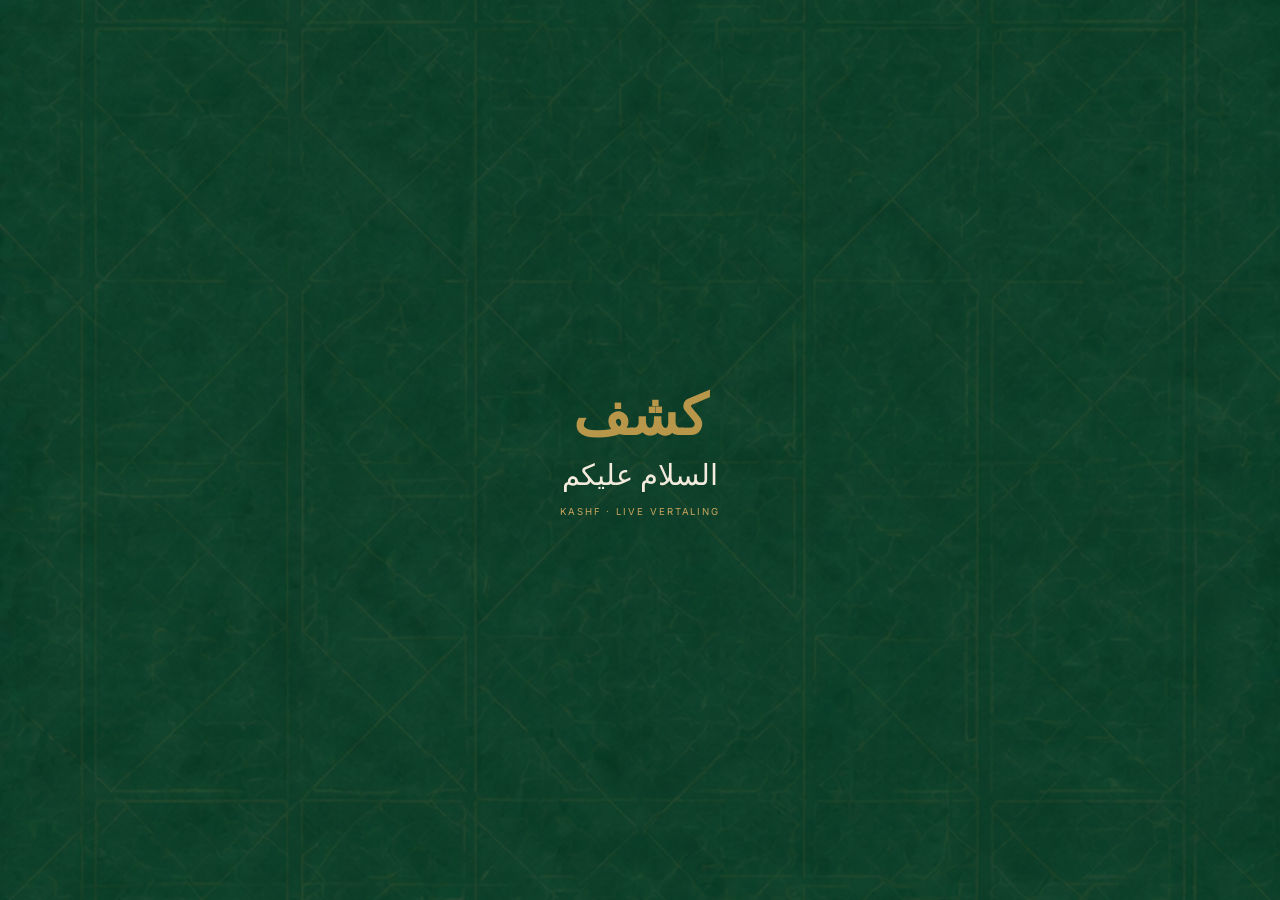
<file: index.html>
<!DOCTYPE html>
<html lang="nl">
<head>
<meta charset="UTF-8">
<meta name="viewport" content="width=device-width, initial-scale=1.0, maximum-scale=1.0, user-scalable=no">
<meta name="apple-mobile-web-app-capable" content="yes">
<meta name="apple-mobile-web-app-status-bar-style" content="default">
<meta name="theme-color" content="#F8F5EE">
<title>Kashf</title>
<script>
window.__kashfSplashFailsafe=setTimeout(function(){
  var splash=document.getElementById('splash');
  if(splash){splash.style.opacity='0';splash.style.pointerEvents='none';setTimeout(function(){splash.style.display='none';},350);}
  console.warn('[Kashf boot] Early splash fail-safe activated.');
},6000);
</script>
<link href="https://fonts.googleapis.com/css2?family=Playfair+Display:ital,wght@0,400;0,500;0,700;1,400&family=Inter:wght@300;400;500;600&display=swap" rel="stylesheet">
<link rel="stylesheet" href="styles.css?v=polish-3">
</head>
<body>

<!-- SPLASH -->
<div id="splash">
  <div id="splash-logo">&#x643;&#x634;&#x641;</div>
  <div id="splash-arabic">&#x627;&#x644;&#x633;&#x644;&#x627;&#x645; &#x639;&#x644;&#x64A;&#x643;&#x645;</div>
  <div id="splash-sub">Kashf &middot; Live Vertaling</div>
</div>

<div class="app">
  <!-- GEOMETRIE ACHTERGROND -->
  <div class="geo-bg">
    <svg viewBox="0 0 400 800" preserveAspectRatio="xMidYMid slice">
      <defs>
        <pattern id="geo" x="0" y="0" width="60" height="60" patternUnits="userSpaceOnUse">
          <path d="M30 0 L60 15 L60 45 L30 60 L0 45 L0 15 Z" fill="none" stroke="#B8964A" stroke-width="0.8"/>
          <path d="M30 10 L50 20 L50 40 L30 50 L10 40 L10 20 Z" fill="none" stroke="#B8964A" stroke-width="0.4"/>
          <circle cx="30" cy="30" r="4" fill="none" stroke="#B8964A" stroke-width="0.4"/>
        </pattern>
      </defs>
      <rect width="400" height="800" fill="url(#geo)"/>
    </svg>
  </div>

  <nav>
    <div class="brand">&#x643;&#x634;&#x641;</div>
    <div class="nav-right">
      <div class="lang-sel">
        <button class="lang-btn" onclick="toggleDrop()">
          <span id="cur-flag">&#127475;&#127473;</span>
          <span id="cur-code">NL</span>
          <span style="font-size:0.55rem;color:#BBB">&#9662;</span>
        </button>
        <div class="lang-drop" id="lang-drop">
          <div class="lang-opt active" onclick="setLang('nl','&#127475;&#127473;','NL',this)">&#127475;&#127473; Nederlands</div>
          <div class="lang-opt" onclick="setLang('en','&#127468;&#127463;','EN',this)">&#127468;&#127463; English</div>
          <div class="lang-opt" onclick="setLang('fr','&#127467;&#127479;','FR',this)">&#127467;&#127479; Fran&ccedil;ais</div>
          <div class="lang-opt" onclick="setLang('de','&#127465;&#127466;','DE',this)">&#127465;&#127466; Deutsch</div>
          <div class="lang-opt" onclick="setLang('es','&#127466;&#127480;','ES',this)">&#127466;&#127480; Espa&ntilde;ol</div>
          <div class="lang-opt" onclick="setLang('ar_out','&#127480;&#127462;','AR',this)">&#127480;&#127462; &#x639;&#x631;&#x628;&#x64A;</div>
        </div>
      </div>
    </div>
  </nav>

  <!-- HOME -->
  <div class="home" id="home">
    <div class="hero">
      <div class="glyph">&#x643;&#x634;&#x641;</div>
      <h1 id="h-title">Begrijp mee</h1>
      <p class="hero-sub" id="h-sub">Live vertaling van islamitische lezingen en preken overal ter wereld</p>
      <div id="session-counter" style="display:none" class="session-counter">&#x1F54C; <span id="counter-txt">0 lezingen gevolgd</span></div>
      <!-- Islamitische herinnering bovenin -->
      <div class="reminder-wrap" style="margin-top:14px">
        <p class="reminder" id="reminder-el"></p>
      </div>
    </div>
    <div class="start-section">
      <p class="src-label" id="src-lbl">Taal van de lezing</p>
      <div class="src-row">
        <button class="sbtn-ar active" onclick="selectArabic(this)" id="btn-ar">&#127480;&#127462; Arabisch</button>
        <div class="src-other">
          <button class="sbtn-other" onclick="toggleSrcDrop()" id="btn-other">Andere taal &#9662;</button>
          <div class="src-drop" id="src-drop">
            <div class="src-opt" onclick="setSrcOther('tr','&#127481;&#127479; Turks',this)">&#127481;&#127479; Turks</div>
            <div class="src-opt" onclick="setSrcOther('ber','&#127474;&#127462; Berber',this)">&#127474;&#127462; Berber</div>
            <div class="src-opt" onclick="setSrcOther('ur','&#127477;&#127472; Urdu',this)">&#127477;&#127472; Urdu</div>
            <div class="src-opt" onclick="setSrcOther('fa','&#127470;&#127479; Perzisch',this)">&#127470;&#127479; Perzisch</div>
            <div class="src-opt" onclick="setSrcOther('id','&#127470;&#127465; Indonesisch',this)">&#127470;&#127465; Indonesisch</div>
            <div class="src-opt" onclick="setSrcOther('ms','&#127474;&#127486; Maleis',this)">&#127474;&#127486; Maleis</div>
            <div class="src-opt" onclick="setSrcOther('so','&#127480;&#127476; Somalisch',this)">&#127480;&#127476; Somalisch</div>
            <div class="src-opt" onclick="setSrcOther('sw','&#127472;&#127466; Swahili',this)">&#127472;&#127466; Swahili</div>
            <div class="src-opt" onclick="setSrcOther('ha','&#127475;&#127468; Hausa',this)">&#127475;&#127468; Hausa</div>
            <div class="src-opt" onclick="setSrcOther('bn','&#127463;&#127465; Bengaals',this)">&#127463;&#127465; Bengaals</div>
            <div class="src-opt" onclick="setSrcOther('hi','&#127470;&#127475; Hindi',this)">&#127470;&#127475; Hindi</div>
            <div class="src-opt" onclick="setSrcOther('am','&#127466;&#127481; Amhaars',this)">&#127466;&#127481; Amhaars</div>
            <div class="src-opt" onclick="setSrcOther('ps','&#127462;&#127467; Pashto',this)">&#127462;&#127467; Pashto</div>
            <div class="src-opt" onclick="setSrcOther('kk','&#127472;&#127487; Kazachs',this)">&#127472;&#127487; Kazachs</div>
          </div>
        </div>
      </div>
      <div class="mode-actions" aria-label="Kies een sessietype">
        <button class="mode-primary" type="button" data-mode="khutbah" onclick="selectAndStartMode('khutbah',this)">
          <span class="mode-kicker">Vrijdagpreek</span>
          <strong>Start Khutbah</strong>
          <span>Voor de vrijdagpreek &middot; afleidingsvrij &middot; automatisch op leestempo</span>
        </button>
        <button class="mode-secondary" type="button" data-mode="lecture" onclick="selectAndStartMode('lecture',this)">
          <strong>Lezing / Les</strong>
          <span>Voor andere islamitische lessen en lezingen</span>
        </button>
      </div>
      <p class="disclaimer" id="disclaimer-txt">Allahu a'lam &mdash; Kashf is een hulpmiddel. Vertalingen zijn AI-gegenereerd en kunnen onnauwkeurigheden bevatten. Raadpleeg altijd een geleerde voor religi&euml;uze kwesties.</p>
    </div>
  </div>

  <!-- LIVE -->
  <div class="live hidden" id="live">
    <div class="live-bar">
      <div class="live-status">
        <div class="ldot listening" id="ldot"></div>
        <span class="status-txt" id="status-txt">Luistert&hellip;</span>
      </div>
      <div class="live-actions">
        <button class="action-btn pause-btn" id="pause-btn" onclick="togglePause()">Pauzeer</button>
        <button class="action-btn download-btn" id="download-btn" onclick="downloadPDF()">&#8595; PDF</button>
        <button class="action-btn back-btn-live" id="stop-session-btn" onclick="askConfirmStop()" style="color:var(--red);border-color:rgba(192,57,43,0.3);background:rgba(192,57,43,0.05)">Stop sessie</button>
      </div>
    </div>
    <header class="post-session-header" id="post-session-header" hidden>
      <div class="post-session-logo">&#x643;&#x634;&#x641;</div>
      <div>
        <h1>Sessie beëindigd <span aria-hidden="true">✓</span></h1>
        <p>Bedankt voor het luisteren</p>
      </div>
      <button type="button" onclick="downloadPDF()">PDF exporteren</button>
    </header>
    <div class="trans-feed" id="trans-feed">
      <div class="empty-state" id="empty-state">
        <p id="empty-txt">Vertaling verschijnt hier zodra je spreekt</p>
        <p id="empty-sub">Elke zin blijft staan &mdash; scroll omhoog om terug te lezen</p>
      </div>
    </div>
    <div class="heard-bar">
      <p class="heard-txt" id="heard-txt">Houd je telefoon bij de microfoon&hellip;</p>
    </div>
    <footer class="post-session-actions" id="post-session-actions" hidden>
      <button type="button" class="post-session-primary" onclick="startNewKhutbahSession()">Nieuwe sessie starten</button>
      <button type="button" class="post-session-secondary" onclick="goBack()">Naar startscherm</button>
    </footer>
    <div class="err-toast" id="err-toast"></div>
  </div>
</div>

<!-- BEVESTIGING MODAL -->
<div class="modal" id="confirm-modal">
  <div class="modal-box">
    <p class="modal-title" id="confirm-text">Weet je zeker dat je deze sessie wilt stoppen?</p>
    <p class="modal-sub" id="confirm-sub"></p>
    <div class="modal-row">
      <button class="modal-btn modal-btn-secondary" onclick="closeConfirm()" id="confirm-no">Nee, ga door</button>
      <button class="modal-btn modal-btn-primary" onclick="confirmStop()" id="confirm-yes">Ja, stoppen</button>
    </div>
  </div>
</div>

<!-- BEDANKJE MODAL -->
<div class="modal" id="thanks-modal">
  <div class="modal-box">
    <div class="modal-logo">&#x643;&#x634;&#x641;</div>
    <p class="modal-title" id="thanks-title">JazakAllah khayran voor het gebruiken van Kashf.</p>
    <p class="modal-sub" id="thanks-sub">Moge Allah jouw kennis en begrip vermeerderen.</p>
    <div style="margin:16px 0;padding:16px;background:var(--gold-light);border-radius:12px;border:1px solid var(--gold-border)">
      <p style="font-family:'Playfair Display',serif;font-size:1.2rem;color:var(--gold);text-align:center;margin-bottom:10px;direction:rtl;line-height:2">فَتَعَالَى اللَّهُ الْمَلِكُ الْحَقُّ وَلَا تَعْجَلْ بِالْقُرْآنِ مِن قَبْلِ أَن يُقْضَىٰ إِلَيْكَ وَحْيُهُ وَقُل رَّبِّ زِدْنِي عِلْمًا</p>
      <p style="font-size:0.78rem;color:var(--sub);text-align:center;line-height:1.7;font-style:italic">"En Verheven is Allah, de Ware Koning. En haast je niet met de Koran voordat zijn openbaring aan jou voltooid is. En zeg: Mijn Heer, vermeerder voor mij mijn kennis."<br><span style="font-size:0.68rem;color:#CCCCCC">— Ta-Ha 20:114</span></p>
    </div>
    <button class="modal-btn modal-btn-primary" style="width:100%" onclick="closeThanks()" id="thanks-close">Sluiten</button>
  </div>
</div>

<script src="translations.js" defer></script>
<script src="pipeline.js" defer></script>
<script src="lifecycle.js" defer></script>
<script src="khutbah-buffer.js" defer></script>
<script src="reading-pacer.js" defer></script>
<script src="audio.js" defer></script>
<script src="boot.js" defer></script>
<script src="app.js?v=polish-5" defer></script>
<div id="start-tip-modal" class="start-tip-modal">
  <div class="start-tip-box">
    <div class="start-tip-logo">&#x643;&#x634;&#x641;</div>
    <p class="start-tip-title">Luister met aandacht.</p>
    <div class="start-tip-guidance">
      <p>Zet je telefoon op <strong>Niet storen</strong> en leg hem rustig neer.</p>
      <p>Kashf loopt bewust iets achter, zodat je volledige passages op leestempo ontvangt.</p>
      <p>Tijdens de khutbah kun je niet terugscrollen. Na afloop is alles terug te lezen en als PDF te bewaren.</p>
    </div>
    <button onclick="closeStartTip()">Begrepen, start</button>
  </div>
</div>
</body>
</html>
</file>
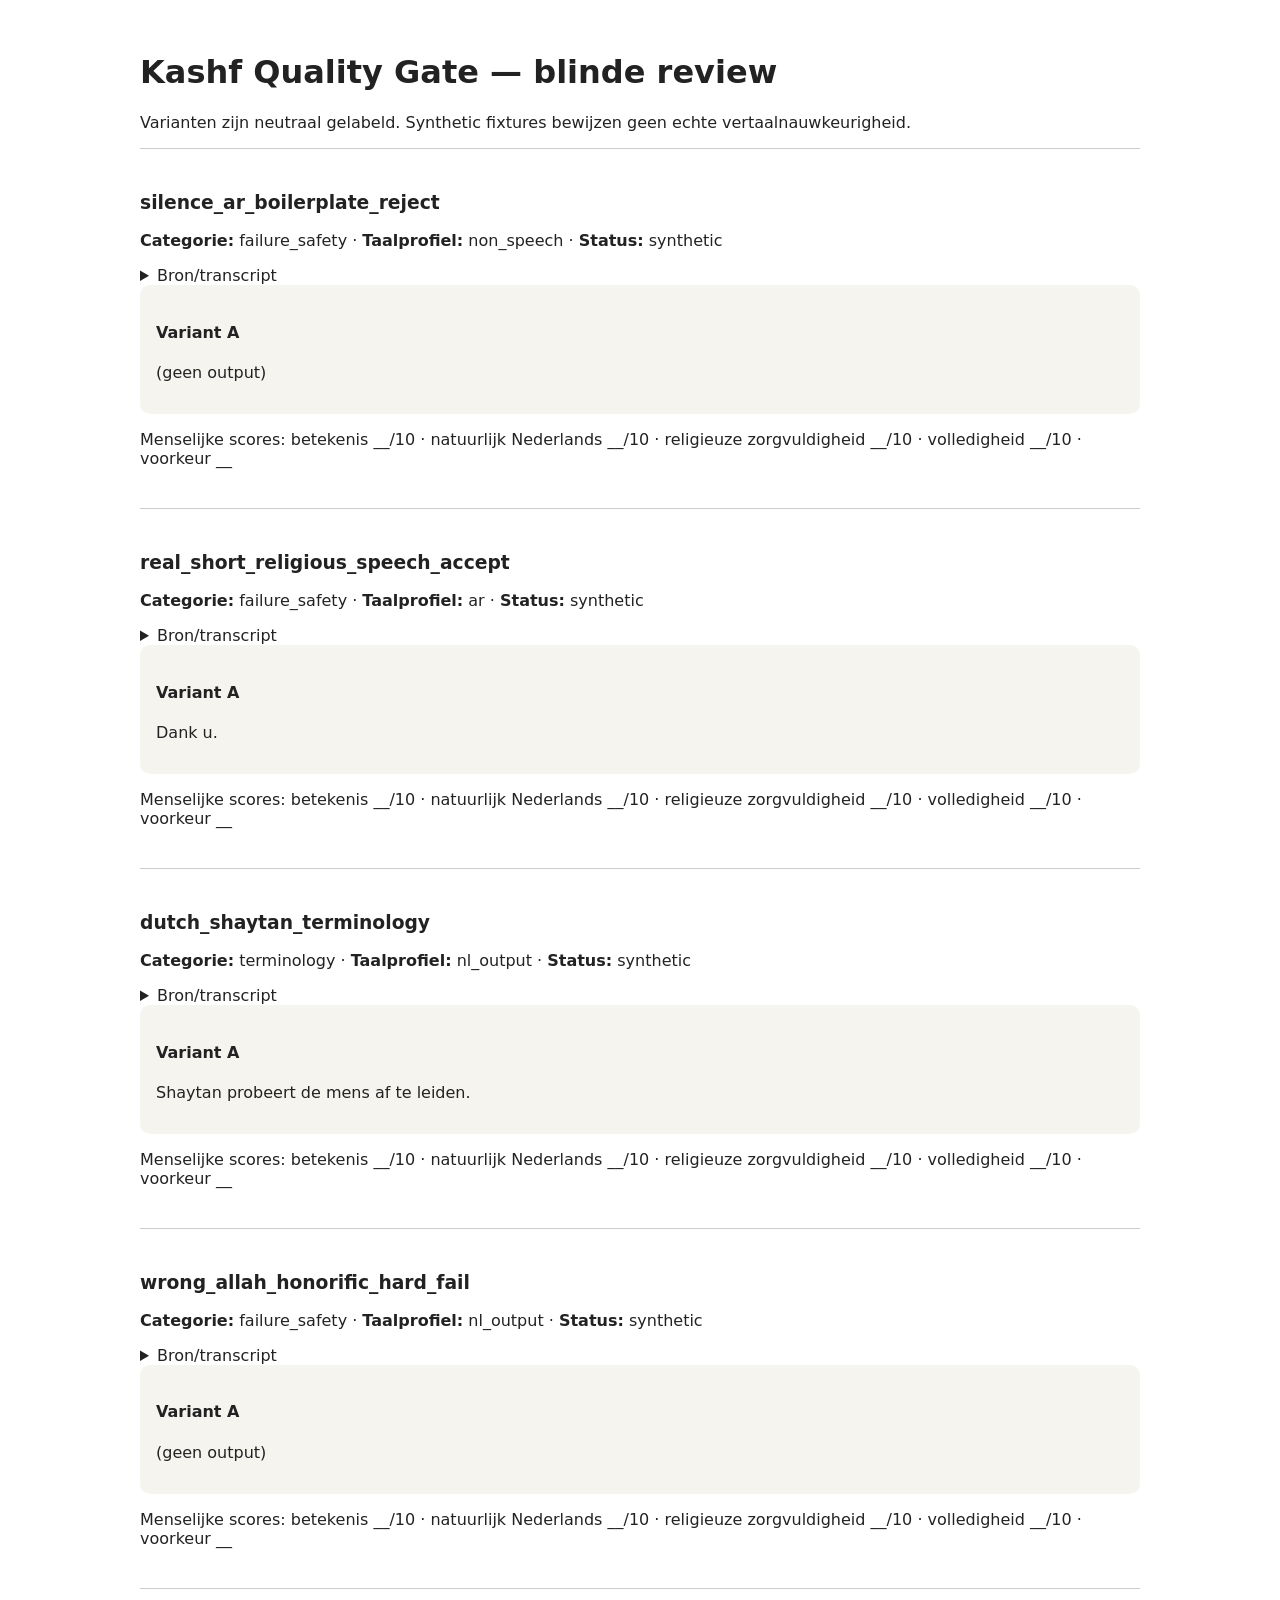
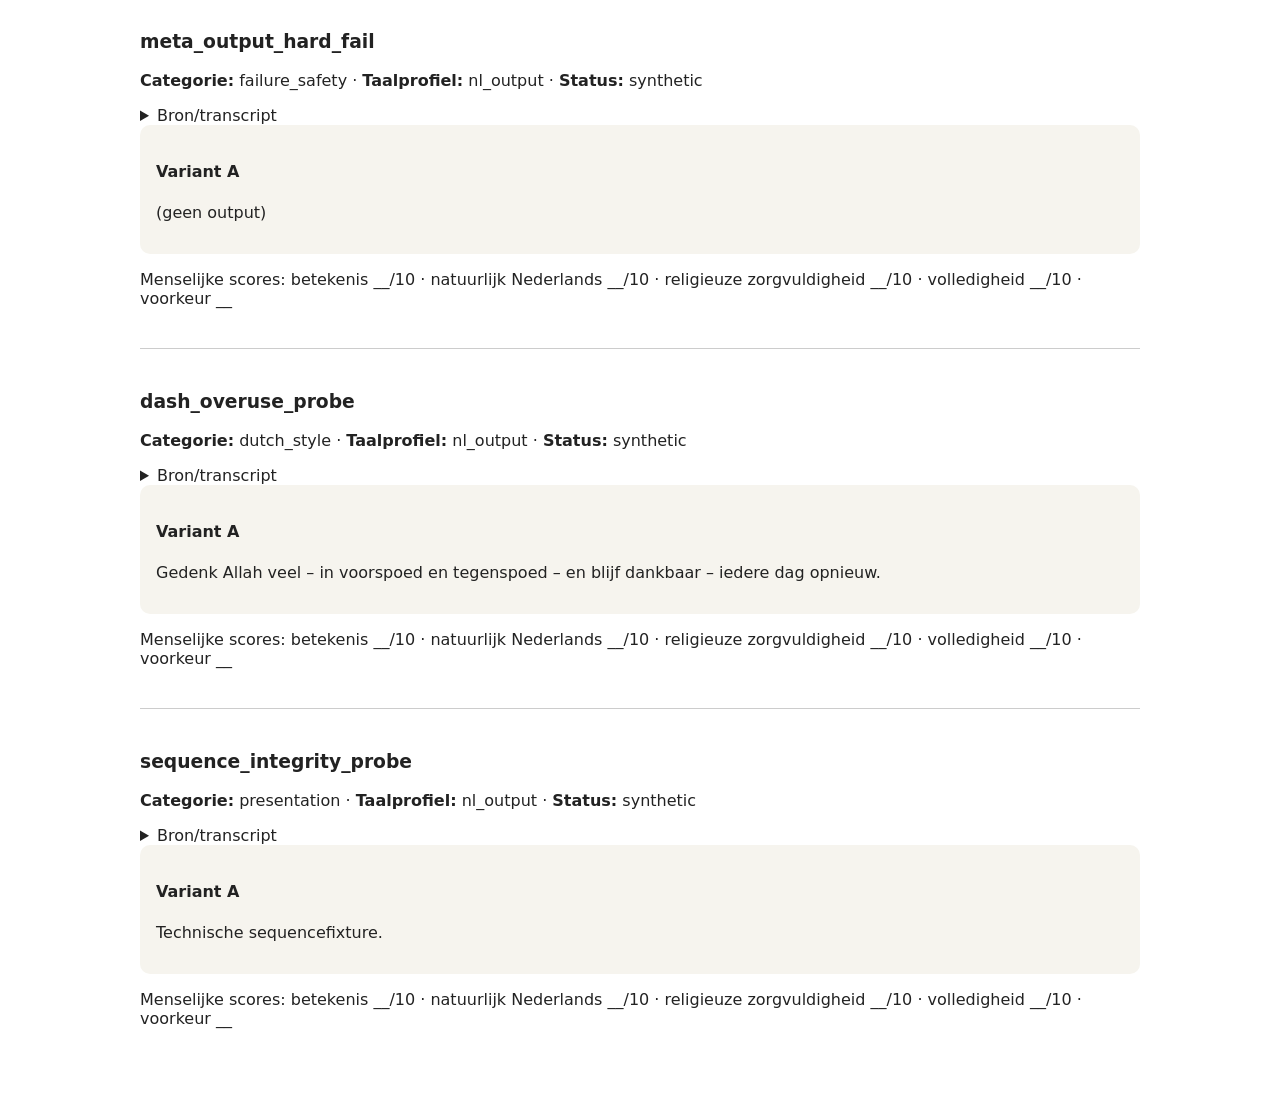
<file: benchmarks/reports/blind-review.html>
<!doctype html><meta charset="utf-8"><title>Kashf blind review</title><style>body{font:16px system-ui;max-width:1000px;margin:auto;padding:32px;color:#222}article{border-top:1px solid #ccc;padding:24px 0}.variants{display:grid;grid-template-columns:repeat(auto-fit,minmax(260px,1fr));gap:16px}.variants section{background:#f6f4ee;padding:16px;border-radius:10px}</style><h1>Kashf Quality Gate — blinde review</h1><p>Varianten zijn neutraal gelabeld. Synthetic fixtures bewijzen geen echte vertaalnauwkeurigheid.</p><article><h3>silence_ar_boilerplate_reject</h3><p><b>Categorie:</b> failure_safety · <b>Taalprofiel:</b> non_speech · <b>Status:</b> synthetic</p><details><summary>Bron/transcript</summary><p>اشتركوا في القناة</p></details><div class="variants"><section><h4>Variant A</h4><p>(geen output)</p></section></div><p>Menselijke scores: betekenis __/10 · natuurlijk Nederlands __/10 · religieuze zorgvuldigheid __/10 · volledigheid __/10 · voorkeur __</p></article>
<article><h3>real_short_religious_speech_accept</h3><p><b>Categorie:</b> failure_safety · <b>Taalprofiel:</b> ar · <b>Status:</b> synthetic</p><details><summary>Bron/transcript</summary><p>شكرا</p></details><div class="variants"><section><h4>Variant A</h4><p>Dank u.</p></section></div><p>Menselijke scores: betekenis __/10 · natuurlijk Nederlands __/10 · religieuze zorgvuldigheid __/10 · volledigheid __/10 · voorkeur __</p></article>
<article><h3>dutch_shaytan_terminology</h3><p><b>Categorie:</b> terminology · <b>Taalprofiel:</b> nl_output · <b>Status:</b> synthetic</p><details><summary>Bron/transcript</summary><p>(niet beschikbaar)</p></details><div class="variants"><section><h4>Variant A</h4><p>Shaytan probeert de mens af te leiden.</p></section></div><p>Menselijke scores: betekenis __/10 · natuurlijk Nederlands __/10 · religieuze zorgvuldigheid __/10 · volledigheid __/10 · voorkeur __</p></article>
<article><h3>wrong_allah_honorific_hard_fail</h3><p><b>Categorie:</b> failure_safety · <b>Taalprofiel:</b> nl_output · <b>Status:</b> synthetic</p><details><summary>Bron/transcript</summary><p>(niet beschikbaar)</p></details><div class="variants"><section><h4>Variant A</h4><p>(geen output)</p></section></div><p>Menselijke scores: betekenis __/10 · natuurlijk Nederlands __/10 · religieuze zorgvuldigheid __/10 · volledigheid __/10 · voorkeur __</p></article>
<article><h3>meta_output_hard_fail</h3><p><b>Categorie:</b> failure_safety · <b>Taalprofiel:</b> nl_output · <b>Status:</b> synthetic</p><details><summary>Bron/transcript</summary><p>(niet beschikbaar)</p></details><div class="variants"><section><h4>Variant A</h4><p>(geen output)</p></section></div><p>Menselijke scores: betekenis __/10 · natuurlijk Nederlands __/10 · religieuze zorgvuldigheid __/10 · volledigheid __/10 · voorkeur __</p></article>
<article><h3>dash_overuse_probe</h3><p><b>Categorie:</b> dutch_style · <b>Taalprofiel:</b> nl_output · <b>Status:</b> synthetic</p><details><summary>Bron/transcript</summary><p>(niet beschikbaar)</p></details><div class="variants"><section><h4>Variant A</h4><p>Gedenk Allah veel – in voorspoed en tegenspoed – en blijf dankbaar – iedere dag opnieuw.</p></section></div><p>Menselijke scores: betekenis __/10 · natuurlijk Nederlands __/10 · religieuze zorgvuldigheid __/10 · volledigheid __/10 · voorkeur __</p></article>
<article><h3>sequence_integrity_probe</h3><p><b>Categorie:</b> presentation · <b>Taalprofiel:</b> nl_output · <b>Status:</b> synthetic</p><details><summary>Bron/transcript</summary><p>(niet beschikbaar)</p></details><div class="variants"><section><h4>Variant A</h4><p>Technische sequencefixture.</p></section></div><p>Menselijke scores: betekenis __/10 · natuurlijk Nederlands __/10 · religieuze zorgvuldigheid __/10 · volledigheid __/10 · voorkeur __</p></article>
</file>
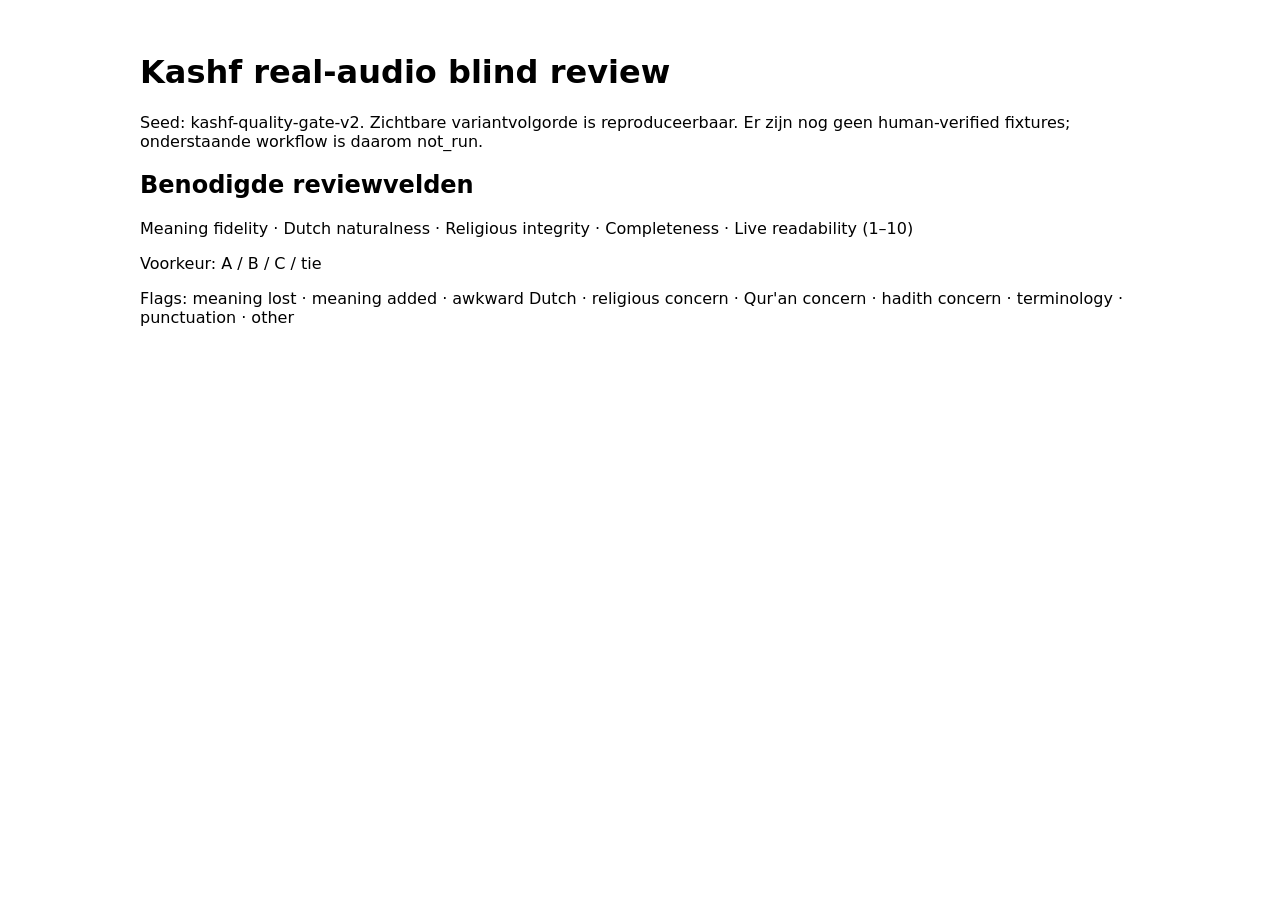
<file: benchmarks/reports/phase2-blind-review.html>
<!doctype html><meta charset="utf-8"><title>Kashf Fase 2 blind review</title><style>body{font:16px system-ui;max-width:1000px;margin:auto;padding:32px}.variants{display:grid;grid-template-columns:repeat(3,1fr);gap:16px}section{background:#f5f2e9;padding:16px}</style><h1>Kashf real-audio blind review</h1><p>Seed: kashf-quality-gate-v2. Zichtbare variantvolgorde is reproduceerbaar. Er zijn nog geen human-verified fixtures; onderstaande workflow is daarom not_run.</p><h2>Benodigde reviewvelden</h2><p>Meaning fidelity · Dutch naturalness · Religious integrity · Completeness · Live readability (1–10)</p><p>Voorkeur: A / B / C / tie</p><p>Flags: meaning lost · meaning added · awkward Dutch · religious concern · Qur'an concern · hadith concern · terminology · punctuation · other</p>
</file>
<file: styles.css>
*,*::before,*::after{box-sizing:border-box;margin:0;padding:0}
:root{
  --gold:#B8964A;--gold-light:#F5EDD8;--gold-border:#E8D5A3;
  --black:#0A0A0A;--gray:#6B6B6B;--light:#FAFAF8;
  --white:#FFFFFF;--red:#C0392B;--border:#EBEBEB;
  --text:#2A2018;--sub:#B8A070
}
@media(prefers-color-scheme:dark){
  :root{
    --white:#111008;--light:#1A1508;--border:#2A2010;
    --black:#F5EDD8;--gray:#A09070;--text:#F0E8D0;--sub:#C9A84C;
    --gold-light:#2A2008;--gold-border:#3A3010
  }
}
html,body{height:100%;background:#092E27;color:#F3EBDD;font-family:'Inter',sans-serif;-webkit-font-smoothing:antialiased}
.app{height:100vh;height:100dvh;display:flex;flex-direction:column;max-width:520px;margin:0 auto;position:relative;background:#123F35 url('assets/khutbah-texture.png') center/cover no-repeat;overflow:hidden}
.app::before{content:'';position:absolute;inset:0;background:rgba(7,44,37,.12);pointer-events:none;z-index:0}

/* SPLASH */
#splash{position:fixed;inset:0;background:#123F35 url('assets/khutbah-texture.png') center/cover no-repeat;z-index:9999;display:flex;flex-direction:column;align-items:center;justify-content:center;gap:14px;transition:opacity 1s ease;pointer-events:none}
#splash-arabic{font-family:'Playfair Display',serif;font-size:1.8rem;color:#F3EBDD;opacity:0;transition:opacity 1.2s ease;text-align:center}
#splash-logo{font-family:'Playfair Display',serif;font-size:3.5rem;font-weight:700;color:var(--gold);line-height:1}
#splash-sub{font-family:'Inter',sans-serif;font-size:0.6rem;color:#C8A65E;letter-spacing:0.2em;text-transform:uppercase}

/* GEOMETRIE PATROON */
.geo-bg{position:absolute;inset:0;pointer-events:none;overflow:hidden;opacity:0.035;z-index:0}
.geo-bg svg{width:100%;height:100%}

/* NAV */
nav{padding:14px 20px;border-bottom:1px solid rgba(200,166,94,.2);display:flex;align-items:center;justify-content:space-between;flex-shrink:0;background:rgba(9,46,39,.72);z-index:10;position:relative}
.brand{font-family:'Playfair Display',serif;font-size:1.5rem;font-weight:700;color:var(--gold)}
.nav-right{display:flex;align-items:center;gap:8px}
.lang-sel{position:relative}
.lang-btn{background:var(--white);border:1px solid var(--border);border-radius:20px;padding:5px 10px;font-size:0.75rem;cursor:pointer;display:flex;align-items:center;gap:5px;color:var(--black);font-family:'Inter',sans-serif;-webkit-tap-highlight-color:transparent;transition:all 0.15s}
.lang-btn:hover{border-color:var(--gold-border);background:var(--gold-light)}
.lang-drop{position:absolute;top:calc(100% + 6px);right:0;background:var(--white);border:1px solid var(--border);border-radius:14px;padding:6px;min-width:160px;display:none;z-index:200;box-shadow:0 4px 20px rgba(0,0,0,0.12)}
.lang-drop.open{display:flex;flex-direction:column;gap:2px}
.lang-opt{padding:9px 12px;border-radius:8px;font-size:0.84rem;cursor:pointer;display:flex;align-items:center;gap:8px;color:var(--black);-webkit-tap-highlight-color:transparent;transition:background 0.1s}
.lang-opt:hover,.lang-opt.active{background:var(--gold-light);color:var(--gold);font-weight:500}

/* HOME */
.home{flex:1;display:flex;flex-direction:column;overflow-y:auto;-webkit-overflow-scrolling:touch;position:relative;z-index:1;padding-bottom:max(10px,env(safe-area-inset-bottom));color:#F3EBDD}
.home.hidden{display:none}
.hero{padding:34px 24px 20px;text-align:center;flex-shrink:0}
.glyph{font-family:'Playfair Display',serif;font-size:72px;color:var(--gold);opacity:0.15;line-height:1;margin-bottom:18px;animation:gfloat 6s ease-in-out infinite;user-select:none}
@keyframes gfloat{0%,100%{transform:translateY(0);opacity:0.15}50%{transform:translateY(-5px);opacity:0.25}}
.hero h1{font-family:'Playfair Display',serif;font-size:clamp(1.9rem,8vw,2.6rem);font-weight:500;color:#F3EBDD;margin-bottom:8px;letter-spacing:-.025em}
.hero-sub{font-size:0.88rem;color:#CFC6B5;line-height:1.6;max-width:260px;margin:0 auto}

/* Sessie teller */
.session-counter{display:inline-flex;align-items:center;gap:5px;background:var(--gold-light);border:1px solid var(--gold-border);border-radius:20px;padding:4px 12px;font-size:0.68rem;color:var(--gold);font-weight:500;margin-top:10px}

.start-section{padding:0 24px 28px;display:flex;flex-direction:column;gap:14px;flex-shrink:0;position:relative;z-index:1}
.mode-actions{display:grid;gap:10px}
.mode-actions button{width:100%;font:inherit;text-align:left;cursor:pointer;-webkit-tap-highlight-color:transparent;touch-action:manipulation}
.mode-primary{min-height:112px;padding:19px 20px;border:1px solid #C8A65E;border-radius:15px;background:#C8A65E;color:#102F29;box-shadow:0 10px 26px rgba(0,0,0,.16)}
.mode-primary .mode-kicker{display:block;font-size:.58rem;letter-spacing:.14em;text-transform:uppercase;opacity:.72;margin-bottom:7px}
.mode-primary strong{display:block;font-family:'Playfair Display',serif;font-size:1.38rem;font-weight:600;margin-bottom:6px}
.mode-primary>span:last-child{display:block;font-size:.7rem;line-height:1.5}
.mode-secondary{min-height:72px;padding:14px 18px;border:1px solid rgba(200,166,94,.34);border-radius:13px;background:rgba(7,43,36,.42);color:#F3EBDD}
.mode-secondary strong{display:block;font-family:'Playfair Display',serif;font-size:1rem;font-weight:500;margin-bottom:4px}
.mode-secondary span{display:block;color:#BFB6A5;font-size:.68rem;line-height:1.45}
.src-label{font-size:0.63rem;color:#AFA58F;letter-spacing:0.15em;text-transform:uppercase;font-weight:500}
.src-row{display:flex;gap:8px;align-items:stretch}
.sbtn-ar{flex:2;padding:13px 8px;background:rgba(7,43,36,.42);border:1.5px solid rgba(200,166,94,.34);border-radius:12px;color:#D8CFBE;font-family:'Inter',sans-serif;font-size:0.9rem;font-weight:600;cursor:pointer;text-align:center;transition:all 0.15s;-webkit-tap-highlight-color:transparent}
.sbtn-ar.active{border-color:#C8A65E;color:#E0C274;background:rgba(200,166,94,.1)}
.src-other{position:relative;flex:1}
.sbtn-other{width:100%;height:100%;padding:10px 6px;background:rgba(7,43,36,.42);border:1.5px solid rgba(200,166,94,.34);border-radius:12px;color:#BFB6A5;font-family:'Inter',sans-serif;font-size:0.72rem;font-weight:500;cursor:pointer;text-align:center;transition:all 0.15s;-webkit-tap-highlight-color:transparent;display:flex;align-items:center;justify-content:center;gap:3px}
.sbtn-other.active{border-color:var(--gold);color:var(--gold);background:var(--gold-light)}
.src-drop{position:absolute;top:calc(100% + 6px);right:0;background:var(--white);border:1px solid var(--border);border-radius:12px;padding:6px;min-width:150px;display:none;z-index:100;box-shadow:0 4px 16px rgba(0,0,0,0.1);max-height:240px;overflow-y:auto;-webkit-overflow-scrolling:touch}
.src-drop.open{display:flex;flex-direction:column;gap:2px}
.src-opt{padding:8px 12px;border-radius:8px;font-size:0.82rem;cursor:pointer;color:var(--black);-webkit-tap-highlight-color:transparent;transition:background 0.1s}
.src-opt:hover,.src-opt.active{background:var(--gold-light);color:var(--gold);font-weight:500}
.start-btn{width:100%;background:var(--black);color:var(--white);border:none;border-radius:14px;padding:18px;font-family:'Playfair Display',serif;font-size:1.1rem;cursor:pointer;transition:all 0.15s;-webkit-tap-highlight-color:transparent}
.start-btn:active{transform:scale(0.98)}

.disclaimer{font-size:0.68rem;color:#AFA58F;text-align:center;line-height:1.6;padding:0 4px}
.reminder-wrap{min-height:64px;display:flex;align-items:center;justify-content:center;padding:0 4px}
.reminder{font-size:0.76rem;color:#BFB6A5;text-align:center;line-height:1.7;font-style:italic;transition:opacity 0.8s ease}

/* LIVE */
.live{flex:1;display:flex;flex-direction:column;overflow:hidden;position:relative;z-index:1}
.live.hidden{display:none}
.live-bar{padding:11px 16px;border-bottom:1px solid var(--border);display:flex;align-items:center;justify-content:space-between;flex-shrink:0;background:var(--white)}
.live-status{display:flex;align-items:center;gap:7px}
.ldot{width:8px;height:8px;border-radius:50%;background:#CCCCCC;transition:background 0.3s;flex-shrink:0}
.ldot.listening{background:var(--gold);animation:lpulse 2s ease-in-out infinite}
.ldot.processing{background:var(--red);animation:lpulse 0.6s ease-in-out infinite}
.ldot.paused{background:#CCCCCC}
@keyframes lpulse{0%,100%{opacity:1;transform:scale(1)}50%{opacity:0.4;transform:scale(0.8)}}
.status-txt{font-size:0.7rem;font-weight:500;color:var(--gray)}
.whisper-badge{font-size:0.55rem;color:#BBBBBB;letter-spacing:0.1em;text-transform:uppercase;display:flex;align-items:center;gap:3px}
.whisper-badge::before{content:'✦';color:var(--gold);font-size:0.5rem}
.live-actions{display:flex;align-items:center;gap:6px}
.action-btn{font-size:0.7rem;border-radius:20px;padding:6px 11px;cursor:pointer;font-family:'Inter',sans-serif;font-weight:500;-webkit-tap-highlight-color:transparent;border:1px solid;transition:all 0.15s}
.pause-btn{color:var(--gold);border-color:var(--gold-border);background:var(--gold-light)}
.download-btn{color:var(--gray);border-color:var(--border);background:var(--white)}
.back-btn-live{color:var(--gray);border-color:var(--border);background:var(--white);font-size:0.9rem}

/* FEED */
.trans-feed{flex:1;overflow-y:auto;-webkit-overflow-scrolling:touch;display:flex;flex-direction:column}
.trans-feed.khutbah-scroll-locked{overflow-y:hidden;overscroll-behavior:none;touch-action:none}
.trans-feed.khutbah-scroll-locked .reading-current{margin:auto 0;width:100%;border-bottom:none;opacity:1;transform:translateY(0);transition:opacity .6s ease,transform .6s ease}
.trans-feed.khutbah-scroll-locked .reading-current.reading-entering{opacity:0;transform:translateY(5px)}
.trans-feed.khutbah-scroll-locked .reading-current.reading-leaving{opacity:0;transform:translateY(-3px)}
.empty-state{flex:1;display:flex;flex-direction:column;align-items:center;justify-content:center;padding:40px 24px;text-align:center;gap:8px}
.empty-state p:first-child{font-size:0.92rem;color:var(--gray);font-style:italic;line-height:1.7}
.empty-state p:last-child{font-size:0.75rem;color:#CCCCCC;line-height:1.6}
.trans-entry{padding:16px 24px;border-bottom:1px solid var(--border);flex-shrink:0}
.trans-new .trans-text{color:var(--text);font-size:1.2rem}
.trans-old .trans-text{color:var(--sub);font-size:1.05rem}
.trans-text{font-family:'Playfair Display',serif;line-height:1.85;font-weight:400;transition:all 0.4s}
.trans-ts{font-size:0.58rem;color:#CCCCCC;margin-top:4px;display:flex;align-items:center;gap:8px}
.feedback-btns{display:inline-flex;gap:4px;margin-left:4px}
.fb-btn{background:none;border:1px solid var(--border);border-radius:20px;padding:2px 7px;font-size:0.7rem;cursor:pointer;color:#CCCCCC;-webkit-tap-highlight-color:transparent;transition:all 0.15s}
.fb-btn:hover{border-color:var(--gold);color:var(--gold)}
.fb-btn.liked{border-color:#27AE60;color:#27AE60;background:#F0FFF4}
.fb-btn.disliked{border-color:var(--red);color:var(--red);background:#FEF2F2}
.processing-entry{padding:16px 24px;flex-shrink:0}

/* HEARD BAR */
.heard-bar{padding:9px 20px;background:var(--light);border-top:1px solid var(--border);flex-shrink:0;min-height:38px}
.heard-txt{font-size:0.78rem;color:#AAA;font-style:italic;line-height:1.4}
.err-toast{border-top:1px solid;padding:10px 20px;font-size:0.78rem;text-align:center;flex-shrink:0;display:none;line-height:1.5}

/* DOTS */
.dots{display:flex;gap:4px;align-items:center}
.dots span{width:5px;height:5px;background:var(--gold);border-radius:50%;animation:dot 1.4s ease-in-out infinite}
.dots span:nth-child(2){animation-delay:0.2s}
.dots span:nth-child(3){animation-delay:0.4s}
@keyframes dot{0%,80%,100%{opacity:0.2;transform:scale(0.8)}40%{opacity:1;transform:scale(1)}}

/* MODALS */
.modal{display:none;position:fixed;inset:0;background:rgba(0,0,0,0.55);z-index:500;align-items:center;justify-content:center;padding:24px}
.modal-box{background:var(--white);border-radius:20px;padding:32px 28px;max-width:340px;width:100%;text-align:center;box-shadow:0 8px 32px rgba(0,0,0,0.15)}
.modal-logo{font-family:'Playfair Display',serif;font-size:1.8rem;color:var(--gold);margin-bottom:14px}
.modal-title{font-family:'Playfair Display',serif;font-size:1rem;color:var(--text);line-height:1.7;margin-bottom:6px}
.modal-sub{font-size:0.82rem;color:var(--sub);line-height:1.65;margin-bottom:22px}
.modal-row{display:flex;gap:10px}
.modal-btn{flex:1;border:none;border-radius:12px;padding:14px;font-family:'Inter',sans-serif;font-size:0.88rem;font-weight:500;cursor:pointer;transition:all 0.15s}
.modal-btn-primary{background:var(--black);color:var(--white)}
.modal-btn-secondary{background:var(--light);color:var(--gray);border:1px solid var(--border)}
.start-tip-modal{display:none;pointer-events:none;position:fixed;inset:0;background:rgba(9,28,24,.72);z-index:9000;align-items:center;justify-content:center;padding:max(16px,env(safe-area-inset-top)) 24px max(16px,env(safe-area-inset-bottom));overflow-y:auto;-webkit-overflow-scrolling:touch}
.start-tip-box{background:#123F35 url('assets/khutbah-texture.png') center/cover no-repeat;border:1px solid rgba(200,166,94,.48);border-radius:18px;padding:30px 26px;max-width:356px;width:100%;text-align:left;box-shadow:0 20px 70px rgba(0,0,0,.34);color:#F3EBDD}
.start-tip-logo{font-family:'Playfair Display',serif;font-size:1.65rem;color:#B8964A;margin-bottom:18px;text-align:center}
.start-tip-title{font-family:'Playfair Display',serif;font-size:1.35rem;color:#F3EBDD;line-height:1.45;margin-bottom:18px;text-align:center}
.start-tip-guidance{border-top:1px solid #E8D5A3;border-bottom:1px solid #E8D5A3;padding:15px 0;margin-bottom:20px;display:grid;gap:11px}
.start-tip-guidance p{font-size:.78rem;color:#D2C9B8;line-height:1.65}
.start-tip-guidance strong{color:#F3EBDD;font-weight:600}
.start-tip-box>button{width:100%;background:#C8A65E;color:#102F29;border:0;border-radius:12px;padding:15px;font:600 .88rem 'Inter',sans-serif;cursor:pointer;-webkit-tap-highlight-color:transparent;touch-action:manipulation}

/* ACTIVE KHUTBAH READER */
.app.session-active{max-width:none;background:#123F35 url('assets/khutbah-texture.png') center/cover no-repeat;color:#F3EBDD}
.app.session-active::after{content:'';position:absolute;inset:0;background:rgba(5,39,32,.22);pointer-events:none;z-index:0}
.app.session-active .geo-bg,.app.session-active .nav-right{display:none}
.app.session-active nav{position:absolute;top:0;left:0;width:76px;height:calc(70px + env(safe-area-inset-top));padding:calc(14px + env(safe-area-inset-top)) 0 12px 18px;border:0;background:transparent;z-index:30;pointer-events:none}
.app.session-active .brand{font-size:1.42rem;color:#C8A65E;text-shadow:0 1px 1px rgba(0,0,0,.18)}
.app.session-active .live{padding-top:calc(70px + env(safe-area-inset-top));z-index:32}
.app.session-active .live-bar{position:absolute;top:0;left:76px;right:0;height:calc(70px + env(safe-area-inset-top));padding:calc(14px + env(safe-area-inset-top)) 16px 12px 8px;border:0;background:transparent;z-index:31;gap:8px}
.app.session-active .live-status{gap:7px;min-width:0}
.app.session-active .ldot{width:6px;height:6px;background:#C8A65E;order:2}
.app.session-active .status-txt{font-size:.72rem;color:#F3EBDD;white-space:nowrap}
.app.session-active .live-actions{gap:4px;margin-left:auto;position:relative;z-index:100;pointer-events:auto}
.app.session-active .action-btn{border:0;background:transparent;padding:11px 10px;border-radius:999px;font-size:.7rem;white-space:nowrap;min-height:44px;touch-action:manipulation;pointer-events:auto;position:relative;z-index:101}
.app.session-active .pause-btn{color:#D6B66C;border:1px solid rgba(214,182,108,.7);min-width:66px}
.app.session-active .back-btn-live{color:#FF6B60!important;border:0!important;background:transparent!important;min-width:84px}
.app.session-active .download-btn,.app.session-active .heard-bar{display:none!important}
.app.session-active .trans-feed{position:relative;z-index:2;padding:clamp(18px,5vh,48px) 0 max(44px,env(safe-area-inset-bottom));overflow:hidden}
.app.session-active .empty-state{color:#F3EBDD;padding:40px 34px}
.app.session-active .empty-state p:first-child{font-family:'Playfair Display',serif;color:#F3EBDD;font-size:1.08rem;font-style:normal}
.app.session-active .empty-state p:last-child{display:none}
.app.session-active .processing-entry{position:absolute;bottom:max(28px,env(safe-area-inset-bottom));left:50%;transform:translateX(-50%);padding:0}
.app.session-active .dots span{background:#C8A65E}
.app.session-active .reading-current{padding:0 clamp(28px,9vw,72px);text-align:center}
.app.session-active .reading-current .trans-text{font-size:clamp(1.72rem,7.4vw,3.25rem);line-height:1.46;color:#F3EBDD;font-weight:400;letter-spacing:-.018em;text-wrap:balance;text-shadow:0 1px 1px rgba(0,0,0,.22)}
.reader-divider{display:flex;align-items:center;justify-content:center;gap:10px;margin:clamp(30px,5vh,50px) auto 0;width:min(154px,44vw);opacity:.78}
.reader-divider span{height:1px;flex:1;background:#B99A5F}
.reader-divider img{width:34px;height:34px;object-fit:cover;display:block;flex:0 0 auto}
.app.session-active .err-toast{position:absolute;left:16px;right:16px;bottom:max(18px,env(safe-area-inset-bottom));z-index:40;border:1px solid;border-radius:12px}

.app.session-ended{max-width:760px;background:#F8F5EE;color:#2A2018;overflow:hidden}
.app.session-ended::before{background:rgba(248,245,238,.82)}
.app.session-ended nav{display:flex;position:relative;padding-top:max(14px,env(safe-area-inset-top));background:#123F35;border-bottom-color:rgba(200,166,94,.28)}
.app.session-ended .nav-right,.app.session-ended .live-bar,.app.session-ended .heard-bar{display:none!important}
.app.session-ended .live{overflow:hidden;background:#F8F5EE}
.app.session-ended .trans-feed{display:block;overflow-y:auto;padding:0 24px 30px;color:#2A2018;overscroll-behavior:auto;touch-action:auto}
.post-session-header{position:relative;display:grid;grid-template-columns:auto 1fr auto;align-items:center;gap:16px;padding:22px 24px;border-bottom:1px solid #E8DCC2;background:#123F35;color:#F3EBDD;flex-shrink:0}
.post-session-header[hidden],.post-session-actions[hidden]{display:none!important}
.post-session-logo{font:600 1.7rem 'Playfair Display',serif;color:#C8A65E}
.post-session-header h1{font:500 1.3rem 'Playfair Display',serif;line-height:1.3}
.post-session-header h1 span{color:#C8A65E;font-family:'Inter',sans-serif;font-size:.85em}
.post-session-header p{margin-top:3px;color:#CFC6B5;font-size:.72rem}
.post-session-header button,.post-session-actions button{min-height:44px;border-radius:999px;padding:10px 16px;font:600 .76rem 'Inter',sans-serif;cursor:pointer;touch-action:manipulation}
.post-session-header button{border:1px solid #C8A65E;background:#C8A65E;color:#102F29}
.session-reader-heading{padding:30px 0 20px;border-bottom:1px solid #E8DCC2}
.session-reader-heading h2{font:500 1.65rem 'Playfair Display',serif;color:#123F35}
.session-reader-heading p{margin-top:5px;font-size:.76rem;color:#8B7D68}
.session-history-entry{display:grid;grid-template-columns:28px 1fr;gap:12px;padding:22px 0;border-bottom:1px solid #E8DCC2}
.session-history-number{padding-top:4px;color:#B8964A;font:500 .68rem 'Inter',sans-serif}
.session-history-entry .trans-text{font-size:1.08rem;line-height:1.75;color:#2A2018}
.post-session-actions{display:flex;gap:10px;padding:14px 24px max(16px,env(safe-area-inset-bottom));border-top:1px solid #E8DCC2;background:#F8F5EE;flex-shrink:0}
.post-session-actions button{flex:1}
.post-session-primary{border:1px solid #123F35;background:#123F35;color:#F3EBDD}
.post-session-secondary{border:1px solid #D8CBAE;background:transparent;color:#123F35}

@media(max-width:520px){
  .post-session-header{grid-template-columns:auto 1fr;padding:18px 18px}
  .post-session-header button{grid-column:1/-1;width:100%}
  .app.session-ended .trans-feed{padding-left:20px;padding-right:20px}
  .post-session-actions{flex-direction:column;padding-left:18px;padding-right:18px}
}
@media(max-height:500px){.start-tip-modal{align-items:flex-start}.start-tip-box{margin:auto 0}}

@media(max-width:374px){
  .app.session-active nav{width:66px;padding-left:14px}
  .app.session-active .live-bar{left:66px;padding-right:10px}
  .app.session-active .action-btn{padding-left:6px;padding-right:6px;font-size:.64rem}
  .app.session-active .reading-current{padding-left:24px;padding-right:24px}
}
@media(min-width:700px){body{background:#0E2F29}.app:not(.session-active){box-shadow:0 0 70px rgba(0,0,0,.14)}}
@media(prefers-reduced-motion:reduce){.reading-current,.glyph,.ldot,.dots span{animation:none!important;transition:none!important}}
</file>
